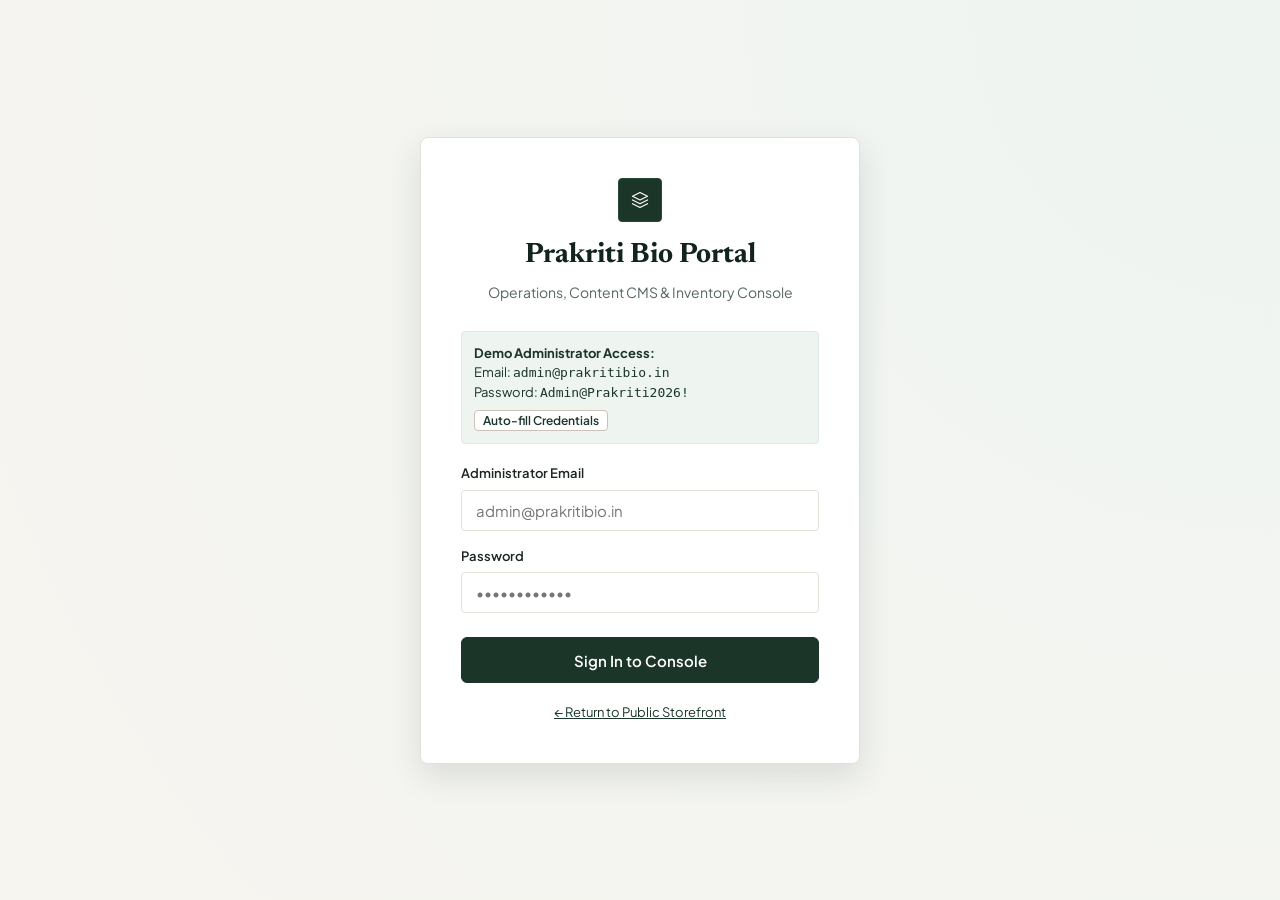
<file: admin.html>
<!DOCTYPE html>
<html lang="en">
<head>
  <meta charset="UTF-8" />
  <meta name="viewport" content="width=device-width, initial-scale=1.0" />
  <title>Prakriti Bio | Admin Console & Content Management System</title>
  <link rel="icon" type="image/svg+xml" href="data:image/svg+xml,<svg xmlns='http://www.w3.org/2000/svg' viewBox='0 0 24 24' fill='%231B3529'><path d='M12 2C6.48 2 2 6.48 2 12s4.48 10 10 10 10-4.48 10-10S17.52 2 12 2zm-1 17.93c-3.95-.49-7-3.85-7-7.93 0-.62.08-1.21.21-1.79L9 15v1c0 1.1.9 2 2 2v1.93zm6.9-2.54c-.26-.81-1-1.39-1.9-1.39h-1v-3c0-.55-.45-1-1-1H8v-2h2c.55 0 1-.45 1-1V7h2c1.1 0 2-.9 2-2v-.41c2.93 1.19 5 4.06 5 7.41 0 2.08-.8 3.97-2.1 5.39z'/></svg>" />

  <!-- Stylesheets -->
  <link rel="stylesheet" href="styles/main.css" />
  <link rel="stylesheet" href="styles/components.css" />
  <link rel="stylesheet" href="styles/admin.css" />
</head>
<body class="admin-body">

  <!-- =========================================================================
       1. ADMIN LOGIN VIEW
       ========================================================================= -->
  <div id="admin-login-view" class="admin-login-wrapper">
    <div class="admin-login-card">
      <div class="admin-login-header">
        <div class="brand-symbol">
          <svg class="icon" viewBox="0 0 24 24"><path d="M12 2L2 7l10 5 10-5-10-5zM2 17l10 5 10-5M2 12l10 5 10-5"></path></svg>
        </div>
        <h1>Prakriti Bio Portal</h1>
        <p>Operations, Content CMS & Inventory Console</p>
      </div>

      <div class="admin-demo-creds">
        <strong>Demo Administrator Access:</strong><br>
        Email: <code>admin@prakritibio.in</code><br>
        Password: <code>Admin@Prakriti2026!</code>
        <div style="margin-top: 8px;">
          <button type="button" class="btn btn-sm btn-secondary" style="font-size: 0.75rem; padding: 2px 8px;" onclick="document.getElementById('login-email').value='admin@prakritibio.in'; document.getElementById('login-password').value='Admin@Prakriti2026!';">Auto-fill Credentials</button>
        </div>
      </div>

      <div id="admin-login-error" class="badge-outofstock" style="display: none; padding: 10px; margin-bottom: 16px; border-radius: 4px; text-align: center;"></div>

      <form onsubmit="AdminApp.handleLogin(event)">
        <div class="form-group">
          <label class="form-label">Administrator Email</label>
          <input type="email" id="login-email" name="email" class="form-input" required placeholder="admin@prakritibio.in" />
        </div>

        <div class="form-group">
          <label class="form-label">Password</label>
          <input type="password" id="login-password" name="password" class="form-input" required placeholder="••••••••••••" />
        </div>

        <button type="submit" class="btn btn-primary" style="width: 100%; height: 46px; margin-top: 8px;">
          Sign In to Console
        </button>
      </form>

      <div style="margin-top: 20px; text-align: center; font-size: 0.8125rem;">
        <a href="/" style="color: var(--color-moss-800); text-decoration: underline;">← Return to Public Storefront</a>
      </div>
    </div>
  </div>

  <!-- =========================================================================
       2. ADMIN MAIN CONSOLE LAYOUT
       ========================================================================= -->
  <div id="admin-portal-view" class="admin-layout" style="display: none;">
    <!-- Sidebar Navigation -->
    <aside class="admin-sidebar">
      <div class="admin-sidebar-brand">
        <div class="brand-symbol" style="width: 28px; height: 28px;">
          <svg class="icon" viewBox="0 0 24 24"><path d="M12 2L2 7l10 5 10-5-10-5zM2 17l10 5 10-5M2 12l10 5 10-5"></path></svg>
        </div>
        <div class="brand-name">
          <span class="brand-title">Prakriti Bio</span>
          <span class="brand-subtitle" style="font-size: 0.625rem;">Operations Hub</span>
        </div>
      </div>

      <nav class="admin-sidebar-menu">
        <a class="admin-nav-item active" data-tab="dashboard" onclick="AdminApp.switchTab('dashboard')">
          <svg class="nav-icon" viewBox="0 0 24 24"><rect x="3" y="3" width="7" height="7"></rect><rect x="14" y="3" width="7" height="7"></rect><rect x="14" y="14" width="7" height="7"></rect><rect x="3" y="14" width="7" height="7"></rect></svg>
          <span>Dashboard</span>
        </a>

        <a class="admin-nav-item" data-tab="cms" onclick="AdminApp.switchTab('cms')">
          <svg class="nav-icon" viewBox="0 0 24 24"><path d="M11 4H4a2 2 0 0 0-2 2v14a2 2 0 0 0 2 2h14a2 2 0 0 0 2-2v-7"></path><path d="M18.5 2.5a2.121 2.121 0 0 1 3 3L12 15l-4 1 1-4 9.5-9.5z"></path></svg>
          <span>Site Content CMS</span>
        </a>

        <a class="admin-nav-item" data-tab="inventory" onclick="AdminApp.switchTab('inventory')">
          <svg class="nav-icon" viewBox="0 0 24 24"><path d="M21 16V8a2 2 0 0 0-1-1.73l-7-4a2 2 0 0 0-2 0l-7 4A2 2 0 0 0 3 8v8a2 2 0 0 0 1 1.73l7 4a2 2 0 0 0 2 0l7-4A2 2 0 0 0 21 16z"></path><polyline points="3.27 6.96 12 12.01 20.73 6.96"></polyline><line x1="12" y1="22.08" x2="12" y2="12"></line></svg>
          <span>Inventory & Stock</span>
        </a>

        <a class="admin-nav-item" data-tab="products" onclick="AdminApp.switchTab('products')">
          <svg class="nav-icon" viewBox="0 0 24 24"><polygon points="12 2 2 7 12 12 22 7 12 2"></polygon><polyline points="2 17 12 22 22 17"></polyline><polyline points="2 12 12 17 22 12"></polyline></svg>
          <span>Product Catalogue</span>
        </a>

        <a class="admin-nav-item" data-tab="journal" onclick="AdminApp.switchTab('journal')">
          <svg class="nav-icon" viewBox="0 0 24 24"><path d="M4 19.5A2.5 2.5 0 0 1 6.5 17H20"></path><path d="M6.5 2H20v20H6.5A2.5 2.5 0 0 1 4 19.5v-15A2.5 2.5 0 0 1 6.5 2z"></path></svg>
          <span>Science & Articles</span>
        </a>

        <a class="admin-nav-item" data-tab="likes" onclick="AdminApp.switchTab('likes')">
          <svg class="nav-icon" viewBox="0 0 24 24"><path d="M20.84 4.61a5.5 5.5 0 0 0-7.78 0L12 5.67l-1.06-1.06a5.5 5.5 0 0 0-7.78 7.78l1.06 1.06L12 21.23l7.78-7.78 1.06-1.06a5.5 5.5 0 0 0 0-7.78z"></path></svg>
          <span>Likes & Community</span>
        </a>

        <a class="admin-nav-item" data-tab="admins" onclick="AdminApp.switchTab('admins')">
          <svg class="nav-icon" viewBox="0 0 24 24"><path d="M17 21v-2a4 4 0 0 0-4-4H5a4 4 0 0 0-4 4v2"></path><circle cx="9" cy="7" r="4"></circle><path d="M23 21v-2a4 4 0 0 0-3-3.87"></path><path d="M16 3.13a4 4 0 0 1 0 7.75"></path></svg>
          <span>Team & RBAC</span>
        </a>

        <a class="admin-nav-item" data-tab="audit" onclick="AdminApp.switchTab('audit')">
          <svg class="nav-icon" viewBox="0 0 24 24"><path d="M14 2H6a2 2 0 0 0-2 2v16a2 2 0 0 0 2 2h12a2 2 0 0 0 2-2V8z"></path><polyline points="14 2 14 8 20 8"></polyline><line x1="16" y1="13" x2="8" y2="13"></line><line x1="16" y1="17" x2="8" y2="17"></line><polyline points="10 9 9 9 8 9"></polyline></svg>
          <span>Audit Logs</span>
        </a>

        <a class="admin-nav-item" data-tab="hosting" onclick="AdminApp.switchTab('hosting')">
          <svg class="nav-icon" viewBox="0 0 24 24"><rect x="2" y="2" width="20" height="8" rx="2" ry="2"></rect><rect x="2" y="14" width="20" height="8" rx="2" ry="2"></rect><line x1="6" y1="6" x2="6.01" y2="6"></line><line x1="6" y1="18" x2="6.01" y2="18"></line></svg>
          <span>Hosting & Server</span>
        </a>
      </nav>

      <div class="admin-sidebar-footer">
        <div style="display: flex; align-items: center; gap: 6px;">
          <span style="display: inline-block; width: 8px; height: 8px; border-radius: 50%; background: #4CAF50;"></span>
          <span>Node.js SQLite Active</span>
        </div>
        <div>DB: <code>data/prakriti.db</code></div>
      </div>
    </aside>

    <!-- Main Content -->
    <main class="admin-main">
      <!-- Topbar -->
      <header class="admin-topbar">
        <div class="admin-topbar-left">
          <h1 id="admin-topbar-title" class="admin-page-title">Operations & Performance Dashboard</h1>
        </div>

        <div class="admin-topbar-right">
          <a href="/" target="_blank" class="btn btn-secondary btn-sm" title="Open live customer website">
            View Public Store ↗
          </a>

          <div class="admin-user-badge">
            <div id="admin-user-avatar" class="admin-user-avatar">A</div>
            <div>
              <div id="admin-user-name" style="font-size: 0.8125rem; font-weight: 700; color: var(--color-moss-900);">Admin</div>
              <div id="admin-user-role" style="font-size: 0.6875rem; color: var(--color-text-subtle);">Super Admin</div>
            </div>
          </div>

          <button class="btn btn-secondary btn-sm" onclick="AdminApp.handleLogout()" title="Log out of admin session">
            Logout
          </button>
        </div>
      </header>

      <!-- View Panes -->
      <div class="admin-content-view">
        
        <!-- PANE 1: DASHBOARD -->
        <div id="pane-dashboard" class="admin-tab-pane">
          <!-- KPI Stats -->
          <div class="admin-stat-grid-4">
            <div class="admin-card">
              <span style="font-size: 0.75rem; font-weight: 600; color: var(--color-text-muted); text-transform: uppercase;">Catalogue</span>
              <div id="stat-total-products" style="font-size: 1.75rem; font-weight: 700; color: var(--color-moss-900); margin: 4px 0;">0</div>
              <span id="stat-active-products" style="font-size: 0.75rem; color: var(--color-moss-700);">Published products</span>
            </div>

            <div class="admin-card">
              <span style="font-size: 0.75rem; font-weight: 600; color: var(--color-text-muted); text-transform: uppercase;">Warehouse Units</span>
              <div id="stat-total-units" style="font-size: 1.75rem; font-weight: 700; color: var(--color-moss-900); margin: 4px 0;">0</div>
              <span id="stat-inventory-val" style="font-size: 0.75rem; color: var(--color-success); font-weight: 600;">₹0 Valuation</span>
            </div>

            <div class="admin-card">
              <span style="font-size: 0.75rem; font-weight: 600; color: var(--color-text-muted); text-transform: uppercase;">Low Stock Watch</span>
              <div id="stat-low-stock" style="font-size: 1.75rem; font-weight: 700; color: var(--color-warning); margin: 4px 0;">0</div>
              <span style="font-size: 0.75rem; color: var(--color-danger);"><span id="stat-out-of-stock">0</span> completely out of stock</span>
            </div>

            <div class="admin-card">
              <span style="font-size: 0.75rem; font-weight: 600; color: var(--color-text-muted); text-transform: uppercase;">Total Visitor Likes</span>
              <div id="stat-total-likes" style="font-size: 1.75rem; font-weight: 700; color: #E53E3E; margin: 4px 0;">0</div>
              <span style="font-size: 0.75rem; color: var(--color-text-muted);">From AP & Telangana visitors</span>
            </div>
          </div>

          <!-- Secondary Grid -->
          <div style="display: grid; grid-template-columns: 1fr 1fr; gap: 24px;">
            <!-- Top Liked Products Leaderboard -->
            <div class="admin-card">
              <div class="admin-card-header">
                <div>
                  <h3>❤️ Most Liked Products Leaderboard</h3>
                  <p style="font-size: 0.8125rem; color: var(--color-text-muted);">Real-time customer favorites across Andhra Pradesh & Telangana</p>
                </div>
              </div>
              <div id="dashboard-likes-leaderboard">
                <!-- Rendered dynamically -->
              </div>
            </div>

            <!-- Recent Activity Stream -->
            <div class="admin-card">
              <div class="admin-card-header">
                <div>
                  <h3>📜 Recent Administrator Activity</h3>
                  <p style="font-size: 0.8125rem; color: var(--color-text-muted);">Audit trail of catalog, CMS, and stock adjustments</p>
                </div>
                <button class="btn btn-sm btn-secondary" onclick="AdminApp.switchTab('audit')">View All</button>
              </div>
              <div id="dashboard-recent-activity">
                <!-- Rendered dynamically -->
              </div>
            </div>
          </div>
        </div>

        <!-- PANE 2: SITE CONTENT CMS -->
        <div id="pane-cms" class="admin-tab-pane" style="display: none;">
          <div class="admin-subtabs">
            <button class="admin-subtab cms-section-btn active" data-section="announcement_banner" onclick="AdminApp.switchCmsSection('announcement_banner')">📣 Announcement Bar</button>
            <button class="admin-subtab cms-section-btn" data-section="homepage_hero" onclick="AdminApp.switchCmsSection('homepage_hero')">🌟 Homepage Hero</button>
            <button class="admin-subtab cms-section-btn" data-section="homepage_pillars" onclick="AdminApp.switchCmsSection('homepage_pillars')">🏛️ Difference Pillars</button>
            <button class="admin-subtab cms-section-btn" data-section="about_story" onclick="AdminApp.switchCmsSection('about_story')">📖 Our Story (About)</button>
            <button class="admin-subtab cms-section-btn" data-section="about_process" onclick="AdminApp.switchCmsSection('about_process')">🔬 90-Day Process Page</button>
            <button class="admin-subtab cms-section-btn" data-section="footer_content" onclick="AdminApp.switchCmsSection('footer_content')">🦶 Site Footer</button>
          </div>

          <div id="cms-editor-container">
            <!-- Rendered dynamically by AdminApp.renderCmsSection() -->
          </div>
        </div>

        <!-- PANE 3: INVENTORY & STOCK -->
        <div id="pane-inventory" class="admin-tab-pane" style="display: none;">
          <!-- Summary Cards -->
          <div class="admin-stat-grid-5">
            <div class="admin-card">
              <span style="font-size: 0.75rem; font-weight: 600; color: var(--color-text-muted); text-transform: uppercase;">Total Units in Stock</span>
              <div id="inv-total-units" style="font-size: 1.6rem; font-weight: 700; color: var(--color-moss-900); margin: 4px 0;">0</div>
              <span style="font-size: 0.75rem; color: var(--color-moss-700);">Across 6 product lines</span>
            </div>

            <div class="admin-card">
              <span style="font-size: 0.75rem; font-weight: 600; color: var(--color-text-muted); text-transform: uppercase;">Inventory Valuation</span>
              <div id="inv-total-valuation" style="font-size: 1.6rem; font-weight: 700; color: var(--color-success); margin: 4px 0;">₹0</div>
              <span style="font-size: 0.75rem; color: var(--color-text-subtle);">Based on base retail pricing</span>
            </div>

            <div class="admin-card">
              <span style="font-size: 0.75rem; font-weight: 600; color: var(--color-text-muted); text-transform: uppercase;">Healthy Stock</span>
              <div id="inv-healthy-count" style="font-size: 1.6rem; font-weight: 700; color: var(--color-success); margin: 4px 0;">0</div>
              <span style="font-size: 0.75rem; color: var(--color-success);">Above alert threshold</span>
            </div>

            <div class="admin-card">
              <span style="font-size: 0.75rem; font-weight: 600; color: var(--color-text-muted); text-transform: uppercase;">Low Stock Alert</span>
              <div id="inv-low-count" style="font-size: 1.6rem; font-weight: 700; color: var(--color-warning); margin: 4px 0;">0</div>
              <span style="font-size: 0.75rem; color: var(--color-warning);">Near threshold</span>
            </div>

            <div class="admin-card">
              <span style="font-size: 0.75rem; font-weight: 600; color: var(--color-text-muted); text-transform: uppercase;">Out of Stock</span>
              <div id="inv-out-count" style="font-size: 1.6rem; font-weight: 700; color: var(--color-danger); margin: 4px 0;">0</div>
              <span style="font-size: 0.75rem; color: var(--color-danger);">Zero units remaining</span>
            </div>
          </div>

          <!-- Stock Level Chart -->
          <div class="chart-container">
            <div style="display: flex; justify-content: space-between; align-items: center; margin-bottom: 16px;">
              <div>
                <h3 style="font-family: var(--font-serif); font-size: 1.15rem; color: var(--color-moss-900); margin: 0;">Warehouse Stock Levels vs Alert Line</h3>
                <p style="font-size: 0.8125rem; color: var(--color-text-muted); margin-top: 2px;">Visual inventory distribution. Dashed line denotes low-stock warning threshold.</p>
              </div>
              <div style="display: flex; gap: 8px;">
                <a href="/api/admin/inventory/export" class="btn btn-secondary btn-sm" download>
                  Export Status (CSV)
                </a>
                <a href="/api/admin/inventory/logs/export" class="btn btn-secondary btn-sm" download>
                  Export Movement Log (CSV)
                </a>
              </div>
            </div>
            <div id="inventory-chart-canvas"></div>
          </div>

          <!-- Inventory Products Table -->
          <div class="admin-card" style="margin-bottom: 24px;">
            <div class="admin-card-header">
              <div style="display: flex; gap: 12px; align-items: center;">
                <h3 style="margin: 0;">Product Stock Quantities</h3>
                <div class="admin-subtabs" style="margin-bottom: 0; border: none;">
                  <button class="admin-subtab inv-filter-btn active" data-filter="all" onclick="AdminApp.setInventoryFilter('all')">All Products</button>
                  <button class="admin-subtab inv-filter-btn" data-filter="low" onclick="AdminApp.setInventoryFilter('low')">Low Stock Watch</button>
                  <button class="admin-subtab inv-filter-btn" data-filter="out" onclick="AdminApp.setInventoryFilter('out')">Out of Stock</button>
                </div>
              </div>
            </div>

            <div class="admin-table-container">
              <table class="admin-data-table">
                <thead>
                  <tr>
                    <th>Product</th>
                    <th>Current Units</th>
                    <th>Stock Health</th>
                    <th>Base Price</th>
                    <th>Valuation</th>
                    <th>Alert Threshold</th>
                    <th>Actions</th>
                  </tr>
                </thead>
                <tbody id="inventory-table-body">
                  <!-- Rendered dynamically -->
                </tbody>
              </table>
            </div>
          </div>

          <!-- Inventory Movement Logs -->
          <div class="admin-card">
            <div class="admin-card-header">
              <div>
                <h3>Stock Movement History Audit</h3>
                <p style="font-size: 0.8125rem; color: var(--color-text-muted);">Historical log of all stock additions, removals, sample write-offs, and batch maturation.</p>
              </div>
            </div>

            <div class="admin-table-container">
              <table class="admin-data-table">
                <thead>
                  <tr>
                    <th>Timestamp</th>
                    <th>Product</th>
                    <th>Change Units</th>
                    <th>Previous → New</th>
                    <th>Reason / Activity</th>
                    <th>Admin User</th>
                  </tr>
                </thead>
                <tbody id="inventory-logs-table-body">
                  <!-- Rendered dynamically -->
                </tbody>
              </table>
            </div>
          </div>
        </div>

        <!-- PANE 4: PRODUCT CATALOGUE -->
        <div id="pane-products" class="admin-tab-pane" style="display: none;">
          <div class="admin-card">
            <div class="admin-card-header">
              <div>
                <h3>Product Catalogue Management</h3>
                <p style="font-size: 0.8125rem; color: var(--color-text-muted);">Add, edit specifications, prices, ingredients, and publish/draft state.</p>
              </div>
              <button class="btn btn-primary btn-sm" onclick="AdminApp.openAddProductModal()">+ Add New Product</button>
            </div>

            <div class="admin-table-container">
              <table class="admin-data-table">
                <thead>
                  <tr>
                    <th>Product</th>
                    <th>Base Price</th>
                    <th>Stock Units</th>
                    <th>Visitor Likes</th>
                    <th>Status</th>
                    <th>Actions</th>
                  </tr>
                </thead>
                <tbody id="admin-products-catalog-tbody">
                  <!-- Rendered dynamically -->
                </tbody>
              </table>
            </div>
          </div>
        </div>

        <!-- PANE 5: JOURNAL CMS -->
        <div id="pane-journal" class="admin-tab-pane" style="display: none;">
          <div class="admin-card">
            <div class="admin-card-header">
              <div>
                <h3>Science, Fermentation & Journal Articles</h3>
                <p style="font-size: 0.8125rem; color: var(--color-text-muted);">Manage educational guides, bioenzyme chemistry, and municipal waste reduction articles.</p>
              </div>
              <button class="btn btn-primary btn-sm" onclick="AdminApp.openAddArticleModal()">+ Publish Article</button>
            </div>

            <div class="admin-table-container">
              <table class="admin-data-table">
                <thead>
                  <tr>
                    <th>Article Title</th>
                    <th>Author</th>
                    <th>Tag</th>
                    <th>Read Time</th>
                    <th>Status</th>
                    <th>Actions</th>
                  </tr>
                </thead>
                <tbody id="admin-journal-tbody">
                  <!-- Rendered dynamically -->
                </tbody>
              </table>
            </div>
          </div>
        </div>

        <!-- PANE 6: LIKES & COMMUNITY -->
        <div id="pane-likes" class="admin-tab-pane" style="display: none;">
          <div style="display: grid; grid-template-columns: 1fr 1fr; gap: 24px; margin-bottom: 24px;">
            <div class="admin-card">
              <div class="admin-card-header">
                <div>
                  <h3>❤️ Product Likes Leaderboard</h3>
                  <p style="font-size: 0.8125rem; color: var(--color-text-muted);">Aggregated visitor likes stored in SQLite without duplicate votes.</p>
                </div>
              </div>
              <div id="likes-full-leaderboard">
                <!-- Rendered dynamically -->
              </div>
            </div>

            <div class="admin-card">
              <div class="admin-card-header">
                <div>
                  <h3>Customer & Institutional Leads</h3>
                  <p style="font-size: 0.8125rem; color: var(--color-text-muted);">Direct messages and B2B bulk quote requests.</p>
                </div>
              </div>
              <p style="font-size: 0.875rem; color: var(--color-text-muted); line-height: 1.6;">
                Review incoming institutional mopping requests from apartment complexes, hotels, and schools across Hyderabad, Secunderabad, and Vijayawada. Update contact status directly from the table below.
              </p>
            </div>
          </div>

          <div class="admin-card">
            <div class="admin-card-header">
              <h3>Customer Enquiries & B2B Bulk Quotes</h3>
            </div>
            <div class="admin-table-container">
              <table class="admin-data-table">
                <thead>
                  <tr>
                    <th>Date</th>
                    <th>Contact Info</th>
                    <th>Type</th>
                    <th>Message Snippet</th>
                    <th>Current Status</th>
                    <th>Action</th>
                  </tr>
                </thead>
                <tbody id="admin-enquiries-tbody">
                  <!-- Rendered dynamically -->
                </tbody>
              </table>
            </div>
          </div>
        </div>

        <!-- PANE 7: TEAM & RBAC -->
        <div id="pane-admins" class="admin-tab-pane" style="display: none;">
          <div class="admin-card">
            <div class="admin-card-header">
              <div>
                <h3>Team & Role-Based Access Control (RBAC)</h3>
                <p style="font-size: 0.8125rem; color: var(--color-text-muted);">Super admin console for managing administrator accounts and granular permissions.</p>
              </div>
              <button class="btn btn-primary btn-sm" onclick="AdminApp.openAddAdminModal()">+ Add Team Member</button>
            </div>

            <div class="admin-table-container">
              <table class="admin-data-table">
                <thead>
                  <tr>
                    <th>Administrator</th>
                    <th>Role</th>
                    <th>Granular Permissions</th>
                    <th>Status</th>
                    <th>Last Login</th>
                    <th>Action</th>
                  </tr>
                </thead>
                <tbody id="admin-team-tbody">
                  <!-- Rendered dynamically -->
                </tbody>
              </table>
            </div>
          </div>
        </div>

        <!-- PANE 8: AUDIT LOGS -->
        <div id="pane-audit" class="admin-tab-pane" style="display: none;">
          <div class="admin-card">
            <div class="admin-card-header">
              <div>
                <h3>Security & Operational Audit Stream</h3>
                <p style="font-size: 0.8125rem; color: var(--color-text-muted);">Complete immutable log of administrator logins, catalog changes, content updates, and inventory adjustments.</p>
              </div>
            </div>

            <div class="admin-table-container">
              <table class="admin-data-table">
                <thead>
                  <tr>
                    <th>Timestamp</th>
                    <th>Admin Name</th>
                    <th>Action Type</th>
                    <th>Target</th>
                    <th>Details Summary</th>
                    <th>Result</th>
                  </tr>
                </thead>
                <tbody id="admin-audit-tbody">
                  <!-- Rendered dynamically -->
                </tbody>
              </table>
            </div>
          </div>
        </div>

        <!-- PANE 9: HOSTING & ARCHITECTURE -->
        <div id="pane-hosting" class="admin-tab-pane" style="display: none;">
          <div class="admin-card" style="margin-bottom: 24px;">
            <div class="admin-card-header">
              <div>
                <h3>Hosting Architecture & Production Deployment</h3>
                <p style="font-size: 0.8125rem; color: var(--color-text-muted);">Why GitHub Pages cannot run a backend & how to host this full-stack application</p>
              </div>
            </div>

            <div style="background: var(--color-warning-bg); border: 1px solid #FFE082; padding: 18px; border-radius: var(--radius-xs); margin-bottom: 20px;">
              <h4 style="color: var(--color-warning); margin-bottom: 6px;">Why GitHub Pages Cannot Run This Application's Backend</h4>
              <p style="font-size: 0.875rem; color: #5D4037; line-height: 1.6; margin: 0;">
                <strong>GitHub Pages is an exclusively static web host.</strong> It serves pre-compiled HTML, CSS, client JavaScript, and images. It does <em>not</em> run Node.js processes, execute <code>server.js</code>, or support server-side SQLite databases. Any changes made in this Admin CMS or Inventory would be lost or impossible without an active Node.js server to handle API routes and persist data to <code>data/prakriti.db</code>.
              </p>
            </div>

            <h4 style="font-family: var(--font-serif); font-size: 1.25rem; color: var(--color-moss-900); margin: 20px 0 10px;">Recommended Production Hosting Options</h4>

            <div style="display: grid; grid-template-columns: repeat(3, 1fr); gap: 16px;">
              <div class="admin-card" style="background: var(--color-sand-50);">
                <span class="badge badge-terracotta" style="margin-bottom: 8px;">Option 1 (Easiest)</span>
                <h4>Render.com Web Service</h4>
                <p style="font-size: 0.8125rem; color: var(--color-text-muted); line-height: 1.5; margin: 8px 0 12px;">
                  1-Click zero-config deployment. Connect your GitHub repository, choose <strong>Node</strong> runtime, set Start Command to <code>node server.js</code>, and attach a persistent disk for <code>data/</code>.
                </p>
                <div style="font-size: 0.75rem; background: #fff; padding: 8px; border-radius: 4px; border: 1px solid var(--color-border); font-family: monospace;">
                  Build: npm install<br>
                  Start: node server.js
                </div>
              </div>

              <div class="admin-card" style="background: var(--color-sand-50);">
                <span class="badge badge-stock" style="margin-bottom: 8px;">Option 2 (Modern Cloud)</span>
                <h4>Railway.app / Fly.io</h4>
                <p style="font-size: 0.8125rem; color: var(--color-text-muted); line-height: 1.5; margin: 8px 0 12px;">
                  Instant containerized deployment from Git. Automatically detects Node 24 and provisions high-speed storage for SQLite WAL mode.
                </p>
                <div style="font-size: 0.75rem; background: #fff; padding: 8px; border-radius: 4px; border: 1px solid var(--color-border); font-family: monospace;">
                  PORT: 3000<br>
                  Persistent Volume: /data
                </div>
              </div>

              <div class="admin-card" style="background: var(--color-sand-50);">
                <span class="badge badge-terracotta" style="margin-bottom: 8px;">Option 3 (High Performance)</span>
                <h4>Ubuntu VPS (DigitalOcean / Hetzner)</h4>
                <p style="font-size: 0.8125rem; color: var(--color-text-muted); line-height: 1.5; margin: 8px 0 12px;">
                  Run via PM2 process manager behind an NGINX reverse proxy with free Let's Encrypt SSL. Unlimited requests, zero cost limits.
                </p>
                <div style="font-size: 0.75rem; background: #fff; padding: 8px; border-radius: 4px; border: 1px solid var(--color-border); font-family: monospace;">
                  pm2 start server.js --name "prakriti"<br>
                  pm2 save
                </div>
              </div>
            </div>
          </div>
        </div>

      </div>
    </main>
  </div>

  <!-- =========================================================================
       3. MODALS (STOCK ADJUST, THRESHOLD, PRODUCT EDIT, ARTICLE EDIT, TEAM)
       ========================================================================= -->

  <!-- Stock Adjust Modal -->
  <div id="stock-adjust-modal" class="modal-overlay" role="dialog">
    <div class="modal-content-card" style="max-width: 520px; padding: 32px;">
      <button class="modal-close-btn" onclick="AdminApp.closeStockAdjustModal()">✕</button>
      <h2 style="font-family: var(--font-serif); font-size: 1.5rem; color: var(--color-moss-900); margin-bottom: 6px;">Adjust Product Inventory</h2>
      <p id="modal-stock-prod-title" style="font-size: 0.875rem; color: var(--color-text-muted); margin-bottom: 20px;"></p>

      <form onsubmit="AdminApp.handleStockAdjustSubmit(event)">
        <input type="hidden" id="modal-stock-prod-id" />

        <div class="form-group">
          <label class="form-label">Adjustment Action</label>
          <select id="modal-stock-action" class="form-select">
            <option value="add">+ Add Stock (Restock / Ferment Batch)</option>
            <option value="remove">− Remove Stock (Sample / Waste / Dispatched)</option>
            <option value="set">Set Exact Count (Physical Inventory Audit)</option>
          </select>
        </div>

        <div class="form-group">
          <label class="form-label">Quantity (Units)</label>
          <input type="number" id="modal-stock-amount" class="form-input" min="0" required placeholder="e.g. 50" />
        </div>

        <div class="form-group">
          <label class="form-label">Reason / Event</label>
          <input type="text" id="modal-stock-reason" class="form-input" required placeholder="e.g. Fresh Batch #42 Maturation Completed" />
        </div>

        <div class="form-group">
          <label class="form-label">Internal Staff Notes (Optional)</label>
          <input type="text" id="modal-stock-notes" class="form-input" placeholder="e.g. 50L carboy bottled into 500ml bottles" />
        </div>

        <div style="display: flex; gap: 10px; margin-top: 24px;">
          <button type="button" class="btn btn-secondary" onclick="AdminApp.closeStockAdjustModal()" style="flex: 1;">Cancel</button>
          <button type="submit" class="btn btn-primary" style="flex: 1;">Confirm Adjustment</button>
        </div>
      </form>
    </div>
  </div>

  <!-- Threshold Modal -->
  <div id="threshold-modal" class="modal-overlay" role="dialog">
    <div class="modal-content-card" style="max-width: 440px; padding: 28px;">
      <button class="modal-close-btn" onclick="AdminApp.closeThresholdModal()">✕</button>
      <h3 style="font-family: var(--font-serif); font-size: 1.35rem; color: var(--color-moss-900); margin-bottom: 6px;">Set Low Stock Warning Alert</h3>
      <p style="font-size: 0.8125rem; color: var(--color-text-muted); margin-bottom: 16px;">Trigger an alert banner when stock falls to or below this threshold.</p>

      <form onsubmit="AdminApp.handleThresholdSubmit(event)">
        <input type="hidden" id="modal-threshold-prod-id" />
        <div class="form-group">
          <label class="form-label">Alert Threshold (Units)</label>
          <input type="number" id="modal-threshold-val" class="form-input" min="1" max="1000" required />
        </div>
        <div style="display: flex; gap: 10px; margin-top: 20px;">
          <button type="button" class="btn btn-secondary" onclick="AdminApp.closeThresholdModal()" style="flex: 1;">Cancel</button>
          <button type="submit" class="btn btn-primary" style="flex: 1;">Save Threshold</button>
        </div>
      </form>
    </div>
  </div>

  <!-- Product Edit Modal -->
  <div id="product-edit-modal" class="modal-overlay" role="dialog">
    <div class="modal-content-card" style="max-width: 680px; padding: 32px; max-height: 90vh; overflow-y: auto;">
      <button class="modal-close-btn" onclick="AdminApp.closeProductEditModal()">✕</button>
      <h2 id="modal-prod-edit-title" style="font-family: var(--font-serif); font-size: 1.5rem; color: var(--color-moss-900); margin-bottom: 16px;"></h2>

      <form onsubmit="AdminApp.handleProductFormSubmit(event)">
        <input type="hidden" id="prod-form-id" />

        <div class="form-group">
          <label class="form-label">Product Name *</label>
          <input type="text" id="prod-form-name" class="form-input" required placeholder="e.g. Citrus Bioenzyme Cleaner Concentrate" />
        </div>

        <div style="display: grid; grid-template-columns: 1fr 1fr; gap: 16px;">
          <div class="form-group">
            <label class="form-label">Category Code *</label>
            <select id="prod-form-category" class="form-select">
              <option value="concentrate">concentrate</option>
              <option value="kitchen">kitchen</option>
              <option value="floor">floor</option>
              <option value="laundry">laundry</option>
              <option value="shampoo">shampoo</option>
              <option value="bundle">bundle</option>
            </select>
          </div>
          <div class="form-group">
            <label class="form-label">Category Display Label *</label>
            <input type="text" id="prod-form-catlabel" class="form-input" required placeholder="e.g. Bioenzyme Concentrate" />
          </div>
        </div>

        <div style="display: grid; grid-template-columns: 1fr 1fr; gap: 16px;">
          <div class="form-group">
            <label class="form-label">Base Retail Price (₹) *</label>
            <input type="number" id="prod-form-price" class="form-input" required min="1" placeholder="249" />
          </div>
          <div class="form-group">
            <label class="form-label">Base Package Size *</label>
            <input type="text" id="prod-form-size" class="form-input" required placeholder="e.g. 500 ml" />
          </div>
        </div>

        <div style="display: grid; grid-template-columns: 1fr 1fr 1fr; gap: 16px;">
          <div class="form-group">
            <label class="form-label">Initial / Current Stock *</label>
            <input type="number" id="prod-form-stock" class="form-input" required min="0" placeholder="50" />
          </div>
          <div class="form-group">
            <label class="form-label">Low Stock Threshold</label>
            <input type="number" id="prod-form-threshold" class="form-input" required min="1" value="20" />
          </div>
          <div class="form-group">
            <label class="form-label">Badge Tag (Optional)</label>
            <input type="text" id="prod-form-badge" class="form-input" placeholder="e.g. Bestseller" />
          </div>
        </div>

        <div class="form-group">
          <label class="form-label">Image Asset Path *</label>
          <input type="text" id="prod-form-image" class="form-input" required placeholder="assets/images/bioenzyme.jpg" />
        </div>

        <div class="form-group">
          <label class="form-label">Short Description *</label>
          <textarea id="prod-form-desc" class="form-input" rows="3" required placeholder="Concise overview of formulation..."></textarea>
        </div>

        <div class="form-group">
          <label class="form-label">Publication Status</label>
          <select id="prod-form-status" class="form-select">
            <option value="published">published (Live in Store)</option>
            <option value="draft">draft (Hidden from Public)</option>
            <option value="archived">archived</option>
          </select>
        </div>

        <div style="display: flex; gap: 10px; margin-top: 24px;">
          <button type="button" class="btn btn-secondary" onclick="AdminApp.closeProductEditModal()" style="flex: 1;">Cancel</button>
          <button type="submit" class="btn btn-primary" style="flex: 1;">Save Product</button>
        </div>
      </form>
    </div>
  </div>

  <!-- Article Edit Modal -->
  <div id="article-edit-modal" class="modal-overlay" role="dialog">
    <div class="modal-content-card" style="max-width: 720px; padding: 32px; max-height: 90vh; overflow-y: auto;">
      <button class="modal-close-btn" onclick="AdminApp.closeArticleEditModal()">✕</button>
      <h2 style="font-family: var(--font-serif); font-size: 1.5rem; color: var(--color-moss-900); margin-bottom: 16px;">Science & Journal Article Editor</h2>

      <form onsubmit="AdminApp.handleArticleFormSubmit(event)">
        <input type="hidden" id="art-form-id" />

        <div class="form-group">
          <label class="form-label">Article Title *</label>
          <input type="text" id="art-form-title" class="form-input" required />
        </div>

        <div style="display: grid; grid-template-columns: 1fr 1fr; gap: 16px;">
          <div class="form-group">
            <label class="form-label">URL Slug</label>
            <input type="text" id="art-form-slug" class="form-input" placeholder="auto-generated-from-title" />
          </div>
          <div class="form-group">
            <label class="form-label">Author Name</label>
            <input type="text" id="art-form-author" class="form-input" required />
          </div>
        </div>

        <div style="display: grid; grid-template-columns: 1fr 1fr; gap: 16px;">
          <div class="form-group">
            <label class="form-label">Category / Tag</label>
            <input type="text" id="art-form-tag" class="form-input" value="Bioenzyme Science" required />
          </div>
          <div class="form-group">
            <label class="form-label">Reading Time</label>
            <input type="text" id="art-form-readtime" class="form-input" value="4 min read" required />
          </div>
        </div>

        <div class="form-group">
          <label class="form-label">Excerpt / Summary *</label>
          <textarea id="art-form-excerpt" class="form-input" rows="2" required></textarea>
        </div>

        <div class="form-group">
          <label class="form-label">Full Article Markdown / HTML Content *</label>
          <textarea id="art-form-content" class="form-input" rows="8" required></textarea>
        </div>

        <div class="form-group">
          <label class="form-label">Publication Status</label>
          <select id="art-form-status" class="form-select">
            <option value="published">published (Live on Website)</option>
            <option value="draft">draft</option>
          </select>
        </div>

        <div style="display: flex; gap: 10px; margin-top: 24px;">
          <button type="button" class="btn btn-secondary" onclick="AdminApp.closeArticleEditModal()" style="flex: 1;">Cancel</button>
          <button type="submit" class="btn btn-primary" style="flex: 1;">Publish Article</button>
        </div>
      </form>
    </div>
  </div>

  <!-- Add Admin User Modal -->
  <div id="admin-user-modal" class="modal-overlay" role="dialog">
    <div class="modal-content-card" style="max-width: 500px; padding: 32px;">
      <button class="modal-close-btn" onclick="AdminApp.closeAddAdminModal()">✕</button>
      <h2 style="font-family: var(--font-serif); font-size: 1.5rem; color: var(--color-moss-900); margin-bottom: 6px;">Add Team Member</h2>
      <p style="font-size: 0.8125rem; color: var(--color-text-muted); margin-bottom: 20px;">Role-based access control for operations staff.</p>

      <form onsubmit="AdminApp.handleAdminUserSubmit(event)">
        <div class="form-group">
          <label class="form-label">Full Name *</label>
          <input type="text" id="user-form-name" class="form-input" required />
        </div>

        <div class="form-group">
          <label class="form-label">Email Address *</label>
          <input type="email" id="user-form-email" class="form-input" required />
        </div>

        <div class="form-group">
          <label class="form-label">Initial Password * (min 8 chars)</label>
          <input type="password" id="user-form-password" class="form-input" minlength="8" required />
        </div>

        <div class="form-group">
          <label class="form-label">Role</label>
          <select id="user-form-role" class="form-select">
            <option value="admin">Operations Admin</option>
            <option value="staff">Fulfillment Staff</option>
            <option value="super_admin">Super Administrator</option>
          </select>
        </div>

        <div class="form-group">
          <label class="form-label">Granular Permissions</label>
          <div style="display: grid; grid-template-columns: 1fr 1fr; gap: 8px; font-size: 0.8125rem; margin-top: 6px;">
            <label><input type="checkbox" class="admin-perm-checkbox" value="inventory" checked /> Inventory & Stock</label>
            <label><input type="checkbox" class="admin-perm-checkbox" value="cms_content" checked /> Content CMS</label>
            <label><input type="checkbox" class="admin-perm-checkbox" value="products" checked /> Products Catalogue</label>
            <label><input type="checkbox" class="admin-perm-checkbox" value="journal" checked /> Journal CMS</label>
            <label><input type="checkbox" class="admin-perm-checkbox" value="enquiries" checked /> Leads / Enquiries</label>
            <label><input type="checkbox" class="admin-perm-checkbox" value="reports" checked /> CSV Reports</label>
            <label><input type="checkbox" class="admin-perm-checkbox" value="audit_log" checked /> Audit Logs</label>
          </div>
        </div>

        <div style="display: flex; gap: 10px; margin-top: 24px;">
          <button type="button" class="btn btn-secondary" onclick="AdminApp.closeAddAdminModal()" style="flex: 1;">Cancel</button>
          <button type="submit" class="btn btn-primary" style="flex: 1;">Create Account</button>
        </div>
      </form>
    </div>
  </div>

  <!-- Toast Notification Container -->
  <div id="admin-toast-container" style="position: fixed; bottom: 24px; right: 24px; z-index: 9999;"></div>

  <!-- Scripts -->
  <script src="scripts/data.js"></script>
  <script src="scripts/store.js"></script>
  <script src="scripts/admin.js"></script>
</body>
</html>
</file>
<file: styles/main.css>
/* ==========================================================================
   Prakriti Bio - Core Design System & Foundations
   Aesthetics: Modern + Natural | Authentic Bioenzymes & Clean Chemistry
   Strictly NO purple gradients, NO pill buttons, NO tacky emoji icons.
   ========================================================================== */

@import url('https://fonts.googleapis.com/css2?family=Newsreader:ital,opsz,wght@0,6..72,400;0,6..72,500;0,6..72,600;1,6..72,400&family=Plus+Jakarta+Sans:wght@400;500;600;700&display=swap');

:root {
  /* Color Palette - Curated Natural & Editorial Tones */
  --color-moss-900: #13241C;
  --color-moss-800: #1B3529;
  --color-moss-700: #264A3A;
  --color-moss-600: #386450;
  --color-moss-500: #4B7E67;

  --color-terracotta-700: #9E4F1B;
  --color-terracotta-600: #C26322;
  --color-terracotta-500: #DC7630;
  --color-terracotta-100: #FAEDE4;

  --color-sage-100: #EEF4F0;
  --color-sage-200: #DEEAE2;
  --color-sage-300: #BDD4C6;
  --color-sage-500: #5C8873;

  --color-sand-50: #FCFBF9;
  --color-sand-100: #F7F5F0;
  --color-sand-200: #EFECE4;
  --color-sand-300: #E2DDD3;

  --color-surface-white: #FFFFFF;
  --color-text-main: #1C2621;
  --color-text-muted: #56675E;
  --color-text-subtle: #7E9086;
  --color-border: #E5E1D8;
  --color-border-dark: #C9C3B6;

  --color-success: #2E7D32;
  --color-success-bg: #EDF7ED;
  --color-warning: #B76E00;
  --color-warning-bg: #FFF8E1;
  --color-danger: #C62828;
  --color-danger-bg: #FFEBEE;

  /* Typography */
  --font-serif: 'Newsreader', Georgia, serif;
  --font-sans: 'Plus Jakarta Sans', -apple-system, BlinkMacSystemFont, 'Segoe UI', Roboto, sans-serif;

  /* Shadows */
  --shadow-subtle: 0 1px 3px rgba(27, 53, 41, 0.05);
  --shadow-card: 0 4px 16px rgba(27, 53, 41, 0.06);
  --shadow-float: 0 12px 32px rgba(27, 53, 41, 0.12);
  --shadow-modal: 0 20px 48px rgba(19, 36, 28, 0.2);

  /* Radii - Strictly NO pill buttons */
  --radius-xs: 4px;
  --radius-sm: 6px;
  --radius-md: 8px;
  --radius-lg: 12px;

  /* Layout */
  --header-height: 72px;
  --max-width: 1240px;
  --transition-fast: 0.18s cubic-bezier(0.16, 1, 0.3, 1);
  --transition-smooth: 0.28s cubic-bezier(0.16, 1, 0.3, 1);
}

/* Base Reset */
*, *::before, *::after {
  box-sizing: border-box;
  margin: 0;
  padding: 0;
}

html {
  font-family: var(--font-sans);
  font-size: 16px;
  line-height: 1.5;
  color: var(--color-text-main);
  background-color: var(--color-sand-50);
  -webkit-font-smoothing: antialiased;
  scroll-behavior: smooth;
}

body {
  min-height: 100vh;
  display: flex;
  flex-direction: column;
  overflow-x: hidden;
}

img {
  max-width: 100%;
  height: auto;
  display: block;
}

a {
  color: inherit;
  text-decoration: none;
}

button, input, select, textarea {
  font-family: inherit;
  font-size: inherit;
  color: inherit;
}

button {
  cursor: pointer;
  border: none;
  background: none;
}

/* Accessibility Focus States */
:focus-visible {
  outline: 2px solid var(--color-terracotta-600);
  outline-offset: 2px;
}

/* Container */
.container {
  width: 100%;
  max-width: var(--max-width);
  margin-left: auto;
  margin-right: auto;
  padding-left: 24px;
  padding-right: 24px;
}

/* Typography Helpers */
.font-serif {
  font-family: var(--font-serif);
}

.text-editorial {
  font-family: var(--font-serif);
  font-weight: 500;
  letter-spacing: -0.01em;
}

.section-tag {
  display: inline-flex;
  align-items: center;
  gap: 6px;
  font-size: 0.8125rem;
  font-weight: 600;
  text-transform: uppercase;
  letter-spacing: 0.08em;
  color: var(--color-moss-700);
  background: var(--color-sage-100);
  padding: 4px 10px;
  border-radius: var(--radius-xs);
  margin-bottom: 12px;
}

.section-heading {
  font-family: var(--font-serif);
  font-size: clamp(1.85rem, 3.5vw, 2.75rem);
  line-height: 1.15;
  color: var(--color-moss-900);
  margin-bottom: 16px;
  font-weight: 500;
}

.section-subheading {
  font-size: 1.0625rem;
  line-height: 1.6;
  color: var(--color-text-muted);
  max-width: 680px;
  margin-bottom: 32px;
}

/* Buttons - Strictly Rectangular with 6-8px radius, NO pill buttons */
.btn {
  display: inline-flex;
  align-items: center;
  justify-content: center;
  gap: 8px;
  padding: 11px 20px;
  font-size: 0.9375rem;
  font-weight: 600;
  border-radius: var(--radius-sm);
  transition: all var(--transition-fast);
  white-space: nowrap;
  border: 1px solid transparent;
}

.btn-primary {
  background-color: var(--color-moss-800);
  color: var(--color-surface-white);
  border-color: var(--color-moss-800);
}

.btn-primary:hover {
  background-color: var(--color-moss-900);
  border-color: var(--color-moss-900);
  transform: translateY(-1px);
  box-shadow: 0 4px 12px rgba(19, 36, 28, 0.15);
}

.btn-accent {
  background-color: var(--color-terracotta-600);
  color: var(--color-surface-white);
  border-color: var(--color-terracotta-600);
}

.btn-accent:hover {
  background-color: var(--color-terracotta-700);
  border-color: var(--color-terracotta-700);
  transform: translateY(-1px);
  box-shadow: 0 4px 12px rgba(194, 99, 34, 0.2);
}

.btn-secondary {
  background-color: var(--color-surface-white);
  color: var(--color-moss-800);
  border-color: var(--color-border-dark);
}

.btn-secondary:hover {
  background-color: var(--color-sand-100);
  border-color: var(--color-moss-700);
  color: var(--color-moss-900);
}

.btn-outline-accent {
  background-color: transparent;
  color: var(--color-terracotta-600);
  border-color: var(--color-terracotta-600);
}

.btn-outline-accent:hover {
  background-color: var(--color-terracotta-100);
}

.btn-sm {
  padding: 7px 13px;
  font-size: 0.8125rem;
  border-radius: var(--radius-xs);
}

.btn-lg {
  padding: 14px 26px;
  font-size: 1.0625rem;
  border-radius: var(--radius-md);
}

.btn:disabled {
  opacity: 0.5;
  cursor: not-allowed;
  transform: none !important;
  box-shadow: none !important;
}

/* Badges */
.badge {
  display: inline-flex;
  align-items: center;
  gap: 4px;
  padding: 3px 8px;
  font-size: 0.75rem;
  font-weight: 600;
  border-radius: var(--radius-xs);
  letter-spacing: 0.02em;
}

.badge-terracotta {
  background: var(--color-terracotta-100);
  color: var(--color-terracotta-700);
  border: 1px solid rgba(194, 99, 34, 0.2);
}

.badge-moss {
  background: var(--color-sage-100);
  color: var(--color-moss-800);
  border: 1px solid var(--color-sage-200);
}

.badge-stock {
  background: var(--color-success-bg);
  color: var(--color-success);
}

.badge-out {
  background: var(--color-danger-bg);
  color: var(--color-danger);
}

/* SVG Icon Base */
.icon {
  width: 18px;
  height: 18px;
  stroke-width: 1.75;
  stroke: currentColor;
  fill: none;
  stroke-linecap: round;
  stroke-linejoin: round;
  flex-shrink: 0;
}

.icon-sm {
  width: 15px;
  height: 15px;
}

.icon-lg {
  width: 22px;
  height: 22px;
}

/* Toast Notifications */
#toast-container {
  position: fixed;
  bottom: 24px;
  right: 24px;
  z-index: 9999;
  display: flex;
  flex-direction: column;
  gap: 10px;
  max-width: 380px;
  pointer-events: none;
}

.toast {
  pointer-events: auto;
  display: flex;
  align-items: flex-start;
  gap: 12px;
  background: var(--color-surface-white);
  border: 1px solid var(--color-border);
  padding: 14px 16px;
  border-radius: var(--radius-sm);
  box-shadow: var(--shadow-float);
  animation: toastIn 0.25s cubic-bezier(0.16, 1, 0.3, 1) forwards;
}

.toast-success {
  border-left: 4px solid var(--color-success);
}

.toast-info {
  border-left: 4px solid var(--color-moss-600);
}

.toast-warning {
  border-left: 4px solid var(--color-warning);
}

.toast-message {
  font-size: 0.875rem;
  color: var(--color-text-main);
  line-height: 1.4;
}

@keyframes toastIn {
  from {
    opacity: 0;
    transform: translateY(12px) scale(0.96);
  }
  to {
    opacity: 1;
    transform: translateY(0) scale(1);
  }
}
</file>
<file: styles/components.css>
/* ==========================================================================
   Prakriti Bio - Components & Layout Styles
   Modern + Natural Aesthetic | High Visual Polish & Craftsmanship
   ========================================================================== */

/* 1. ANNOUNCEMENT BAR */
.announcement-bar {
  background-color: var(--color-moss-900);
  color: var(--color-sage-200);
  font-size: 0.8125rem;
  padding: 8px 16px;
  display: flex;
  align-items: center;
  justify-content: space-between;
  border-bottom: 1px solid rgba(255, 255, 255, 0.08);
}

.announcement-content {
  display: flex;
  align-items: center;
  justify-content: center;
  gap: 12px;
  margin: 0 auto;
}

.announcement-badge {
  background: var(--color-terracotta-600);
  color: #fff;
  font-size: 0.6875rem;
  font-weight: 700;
  padding: 1px 6px;
  border-radius: var(--radius-xs);
  text-transform: uppercase;
}

/* 2. MAIN HEADER */
.site-header {
  position: sticky;
  top: 0;
  z-index: 1000;
  background-color: rgba(252, 251, 249, 0.96);
  backdrop-filter: blur(12px);
  -webkit-backdrop-filter: blur(12px);
  border-bottom: 1px solid var(--color-border);
  transition: all var(--transition-fast);
}

.header-inner {
  display: flex;
  align-items: center;
  justify-content: space-between;
  height: var(--header-height);
  gap: 20px;
}

.brand-logo {
  display: flex;
  align-items: center;
  gap: 10px;
  font-size: 1.35rem;
  font-weight: 700;
  color: var(--color-moss-900);
  letter-spacing: -0.02em;
}

.brand-symbol {
  width: 34px;
  height: 34px;
  background: var(--color-moss-800);
  color: var(--color-sand-50);
  border-radius: var(--radius-xs);
  display: flex;
  align-items: center;
  justify-content: center;
  border: 1px solid var(--color-moss-700);
}

.brand-name {
  display: flex;
  flex-direction: column;
}

.brand-title {
  font-family: var(--font-serif);
  font-size: 1.45rem;
  line-height: 1;
  font-weight: 600;
  color: var(--color-moss-900);
}

.brand-subtitle {
  font-size: 0.6875rem;
  font-weight: 600;
  text-transform: uppercase;
  letter-spacing: 0.12em;
  color: var(--color-terracotta-600);
  margin-top: 2px;
}

/* Navigation Links */
.main-nav {
  display: flex;
  align-items: center;
  gap: 28px;
}

.nav-link {
  font-size: 0.9375rem;
  font-weight: 500;
  color: var(--color-text-main);
  padding: 6px 0;
  position: relative;
  transition: color var(--transition-fast);
}

.nav-link:hover, .nav-link.active {
  color: var(--color-moss-800);
}

.nav-link.active::after {
  content: "";
  position: absolute;
  bottom: 0;
  left: 0;
  width: 100%;
  height: 2px;
  background-color: var(--color-moss-800);
  border-radius: 1px;
}

/* Header Actions */
.header-actions {
  display: flex;
  align-items: center;
  gap: 12px;
}

.action-btn {
  display: inline-flex;
  align-items: center;
  justify-content: center;
  width: 40px;
  height: 40px;
  border-radius: var(--radius-sm);
  color: var(--color-text-main);
  border: 1px solid transparent;
  position: relative;
  transition: all var(--transition-fast);
}

.action-btn:hover {
  background-color: var(--color-sand-100);
  border-color: var(--color-border);
  color: var(--color-moss-900);
}

.count-badge {
  position: absolute;
  top: 4px;
  right: 4px;
  background-color: var(--color-terracotta-600);
  color: #fff;
  font-size: 0.6875rem;
  font-weight: 700;
  min-width: 17px;
  height: 17px;
  border-radius: 8.5px;
  display: flex;
  align-items: center;
  justify-content: center;
  padding: 0 4px;
}

.admin-header-btn {
  font-size: 0.8125rem;
  font-weight: 600;
  padding: 6px 12px;
  border: 1px solid var(--color-border);
  background: var(--color-sand-100);
  border-radius: var(--radius-xs);
  color: var(--color-moss-700);
  display: flex;
  align-items: center;
  gap: 6px;
}

.admin-header-btn:hover {
  background: var(--color-moss-800);
  color: #fff;
  border-color: var(--color-moss-800);
}

/* Mobile Menu Toggle */
.mobile-nav-toggle {
  display: none;
}

/* Search Bar Dropdown */
.search-modal-backdrop {
  display: none;
  position: fixed;
  inset: 0;
  background: rgba(19, 36, 28, 0.45);
  backdrop-filter: blur(4px);
  z-index: 2000;
}

.search-modal-box {
  width: 90%;
  max-width: 640px;
  margin: 80px auto 0;
  background: var(--color-surface-white);
  border-radius: var(--radius-md);
  border: 1px solid var(--color-border);
  box-shadow: var(--shadow-modal);
  overflow: hidden;
}

.search-input-wrapper {
  display: flex;
  align-items: center;
  gap: 12px;
  padding: 16px 20px;
  border-bottom: 1px solid var(--color-border);
}

.search-input {
  width: 100%;
  border: none;
  font-size: 1.125rem;
  outline: none;
  background: transparent;
}

.search-results {
  max-height: 380px;
  overflow-y: auto;
  padding: 12px 16px;
}

.search-result-item {
  display: flex;
  align-items: center;
  gap: 14px;
  padding: 10px;
  border-radius: var(--radius-sm);
  cursor: pointer;
  transition: background var(--transition-fast);
}

.search-result-item:hover {
  background-color: var(--color-sand-100);
}

.search-result-thumb {
  width: 48px;
  height: 48px;
  object-fit: cover;
  border-radius: var(--radius-xs);
  border: 1px solid var(--color-border);
}

/* 3. HERO SECTION */
.hero-section {
  padding: 48px 0 64px;
  background: linear-gradient(180deg, var(--color-sand-100) 0%, var(--color-sand-50) 100%);
  border-bottom: 1px solid var(--color-border);
}

.hero-grid {
  display: grid;
  grid-template-columns: 1.15fr 0.85fr;
  align-items: center;
  gap: 48px;
}

.hero-eyebrow {
  display: inline-flex;
  align-items: center;
  gap: 8px;
  background: var(--color-sage-200);
  color: var(--color-moss-900);
  font-size: 0.8125rem;
  font-weight: 600;
  padding: 5px 12px;
  border-radius: var(--radius-xs);
  margin-bottom: 18px;
  letter-spacing: 0.04em;
  text-transform: uppercase;
}

.hero-title {
  font-family: var(--font-serif);
  font-size: clamp(2.35rem, 4.5vw, 3.4rem);
  line-height: 1.12;
  font-weight: 500;
  color: var(--color-moss-900);
  margin-bottom: 20px;
  letter-spacing: -0.015em;
}

.hero-title em {
  font-style: italic;
  color: var(--color-terracotta-600);
  font-weight: 400;
}

.hero-lead {
  font-size: 1.125rem;
  line-height: 1.65;
  color: var(--color-text-muted);
  margin-bottom: 28px;
  max-width: 560px;
}

.hero-cta-group {
  display: flex;
  align-items: center;
  flex-wrap: wrap;
  gap: 14px;
  margin-bottom: 36px;
}

.hero-trust-row {
  display: flex;
  align-items: center;
  flex-wrap: wrap;
  gap: 20px;
  padding-top: 24px;
  border-top: 1px solid var(--color-border);
}

.trust-item {
  display: flex;
  align-items: center;
  gap: 8px;
  font-size: 0.875rem;
  color: var(--color-moss-800);
  font-weight: 500;
}

.trust-item .icon {
  color: var(--color-terracotta-600);
}

.hero-media-card {
  position: relative;
  border-radius: var(--radius-md);
  overflow: hidden;
  box-shadow: var(--shadow-card);
  border: 1px solid var(--color-border);
  background: var(--color-sand-200);
}

.hero-img {
  width: 100%;
  height: 480px;
  object-fit: cover;
  display: block;
}

.hero-floating-badge {
  position: absolute;
  bottom: 20px;
  left: 20px;
  background: rgba(255, 255, 255, 0.94);
  backdrop-filter: blur(8px);
  border: 1px solid var(--color-border);
  border-radius: var(--radius-sm);
  padding: 12px 16px;
  display: flex;
  align-items: center;
  gap: 12px;
  box-shadow: var(--shadow-subtle);
  max-width: 290px;
}

.floating-badge-icon {
  width: 36px;
  height: 36px;
  background: var(--color-sage-100);
  color: var(--color-moss-800);
  border-radius: var(--radius-xs);
  display: flex;
  align-items: center;
  justify-content: center;
  flex-shrink: 0;
}

.floating-badge-text h4 {
  font-size: 0.875rem;
  font-weight: 700;
  color: var(--color-moss-900);
  line-height: 1.2;
}

.floating-badge-text p {
  font-size: 0.75rem;
  color: var(--color-text-muted);
  margin-top: 2px;
}

/* 4. VALUE PILLARS / VERIFIED HIGHLIGHTS */
.section-pillars {
  padding: 56px 0;
  border-bottom: 1px solid var(--color-border);
  background: var(--color-surface-white);
}

.pillars-grid {
  display: grid;
  grid-template-columns: repeat(4, 1fr);
  gap: 24px;
}

.pillar-card {
  padding: 24px;
  background: var(--color-sand-50);
  border: 1px solid var(--color-border);
  border-radius: var(--radius-sm);
  transition: transform var(--transition-fast), border-color var(--transition-fast);
}

.pillar-card:hover {
  transform: translateY(-2px);
  border-color: var(--color-moss-600);
}

.pillar-icon-box {
  width: 44px;
  height: 44px;
  border-radius: var(--radius-xs);
  background: var(--color-sage-100);
  color: var(--color-moss-800);
  display: flex;
  align-items: center;
  justify-content: center;
  margin-bottom: 16px;
}

.pillar-title {
  font-size: 1.0625rem;
  font-weight: 700;
  color: var(--color-moss-900);
  margin-bottom: 8px;
}

.pillar-desc {
  font-size: 0.875rem;
  color: var(--color-text-muted);
  line-height: 1.5;
}

/* 5. PRODUCT CATALOG / GRID */
.section-products {
  padding: 64px 0;
}

.catalog-header-row {
  display: flex;
  align-items: flex-end;
  justify-content: space-between;
  margin-bottom: 32px;
  gap: 20px;
  flex-wrap: wrap;
}

.filter-bar {
  display: flex;
  align-items: center;
  gap: 8px;
  flex-wrap: wrap;
  margin-bottom: 24px;
  padding-bottom: 16px;
  border-bottom: 1px solid var(--color-border);
}

.filter-pill {
  padding: 7px 14px;
  font-size: 0.875rem;
  font-weight: 500;
  background: var(--color-surface-white);
  border: 1px solid var(--color-border);
  border-radius: var(--radius-xs);
  color: var(--color-text-main);
  transition: all var(--transition-fast);
}

.filter-pill:hover {
  background: var(--color-sand-100);
  border-color: var(--color-moss-600);
}

.filter-pill.active {
  background: var(--color-moss-800);
  color: #fff;
  border-color: var(--color-moss-800);
}

.sort-select {
  padding: 8px 12px;
  font-size: 0.875rem;
  border: 1px solid var(--color-border);
  border-radius: var(--radius-xs);
  background: var(--color-surface-white);
  color: var(--color-text-main);
  outline: none;
}

.products-grid {
  display: grid;
  grid-template-columns: repeat(3, 1fr);
  gap: 28px;
}

/* Product Card */
.product-card {
  background: var(--color-surface-white);
  border: 1px solid var(--color-border);
  border-radius: var(--radius-sm);
  overflow: hidden;
  display: flex;
  flex-direction: column;
  transition: transform var(--transition-fast), box-shadow var(--transition-fast);
  position: relative;
}

.product-card:hover {
  transform: translateY(-3px);
  box-shadow: var(--shadow-card);
}

.product-card-media {
  position: relative;
  width: 100%;
  aspect-ratio: 1 / 1;
  background: var(--color-sand-100);
  overflow: hidden;
  cursor: pointer;
}

.product-card-img {
  width: 100%;
  height: 100%;
  object-fit: cover;
  transition: transform 0.4s ease;
}

.product-card:hover .product-card-img {
  transform: scale(1.03);
}

.product-badge-overlay {
  position: absolute;
  top: 12px;
  left: 12px;
}

.product-wishlist-btn {
  position: absolute;
  top: 12px;
  right: 12px;
  width: 36px;
  height: 36px;
  border-radius: var(--radius-xs);
  background: rgba(255, 255, 255, 0.9);
  border: 1px solid var(--color-border);
  display: flex;
  align-items: center;
  justify-content: center;
  color: var(--color-text-muted);
  transition: all var(--transition-fast);
}

.product-wishlist-btn:hover, .product-wishlist-btn.active {
  color: var(--color-terracotta-600);
  background: #fff;
}

.product-card-body {
  padding: 20px;
  display: flex;
  flex-direction: column;
  flex-grow: 1;
}

.product-category-meta {
  display: flex;
  align-items: center;
  justify-content: space-between;
  font-size: 0.75rem;
  color: var(--color-text-subtle);
  margin-bottom: 6px;
  text-transform: uppercase;
  letter-spacing: 0.05em;
  font-weight: 600;
}

.product-rating-inline {
  display: flex;
  align-items: center;
  gap: 4px;
  color: var(--color-moss-800);
  font-weight: 600;
}

.star-icon {
  fill: #D97706;
  stroke: #D97706;
  width: 14px;
  height: 14px;
}

.product-card-title {
  font-family: var(--font-serif);
  font-size: 1.25rem;
  line-height: 1.25;
  color: var(--color-moss-900);
  font-weight: 600;
  margin-bottom: 8px;
  cursor: pointer;
}

.product-card-title:hover {
  color: var(--color-terracotta-600);
}

.product-card-excerpt {
  font-size: 0.875rem;
  color: var(--color-text-muted);
  line-height: 1.5;
  margin-bottom: 16px;
  display: -webkit-box;
  -webkit-line-clamp: 2;
  -webkit-box-orient: vertical;
  overflow: hidden;
}

.product-variant-selector-mini {
  margin-top: auto;
  padding-top: 14px;
  border-top: 1px solid var(--color-border);
}

.size-pills-row {
  display: flex;
  flex-wrap: wrap;
  gap: 6px;
  margin-bottom: 14px;
}

.size-pill-option {
  padding: 4px 8px;
  font-size: 0.75rem;
  font-weight: 600;
  border: 1px solid var(--color-border);
  border-radius: var(--radius-xs);
  background: var(--color-sand-50);
  color: var(--color-text-main);
  transition: all var(--transition-fast);
}

.size-pill-option:hover {
  border-color: var(--color-moss-700);
}

.size-pill-option.selected {
  background: var(--color-moss-800);
  color: #fff;
  border-color: var(--color-moss-800);
}

.product-pricing-footer {
  display: flex;
  align-items: center;
  justify-content: space-between;
  gap: 12px;
}

.product-price-label {
  display: flex;
  flex-direction: column;
}

.price-main {
  font-size: 1.25rem;
  font-weight: 700;
  color: var(--color-moss-900);
}

.price-sub {
  font-size: 0.75rem;
  color: var(--color-text-subtle);
}

/* 6. "FROM WASTE TO PRODUCT" 90-DAY PROCESS SECTION */
.section-process {
  padding: 64px 0;
  background-color: var(--color-sand-100);
  border-top: 1px solid var(--color-border);
  border-bottom: 1px solid var(--color-border);
}

.process-steps-track {
  display: grid;
  grid-template-columns: repeat(4, 1fr);
  gap: 20px;
  margin-top: 40px;
}

.process-step-card {
  background: var(--color-surface-white);
  padding: 24px;
  border-radius: var(--radius-sm);
  border: 1px solid var(--color-border);
  position: relative;
}

.step-number {
  position: absolute;
  top: 16px;
  right: 16px;
  font-family: var(--font-serif);
  font-size: 1.75rem;
  color: var(--color-sand-300);
  font-weight: 600;
  line-height: 1;
}

.step-icon-wrap {
  width: 44px;
  height: 44px;
  background: var(--color-terracotta-100);
  color: var(--color-terracotta-700);
  border-radius: var(--radius-xs);
  display: flex;
  align-items: center;
  justify-content: center;
  margin-bottom: 16px;
}

.step-card-title {
  font-size: 1.0625rem;
  font-weight: 700;
  color: var(--color-moss-900);
  margin-bottom: 8px;
}

.step-card-text {
  font-size: 0.875rem;
  color: var(--color-text-muted);
  line-height: 1.55;
}

/* 7. REAL ENVIRONMENTAL IMPACT (NO FAKE METRICS) */
.section-impact {
  padding: 64px 0;
  background: var(--color-moss-900);
  color: var(--color-sand-50);
}

.impact-grid {
  display: grid;
  grid-template-columns: 1fr 1fr;
  gap: 48px;
  align-items: center;
}

.impact-metrics-cards {
  display: grid;
  grid-template-columns: 1fr 1fr;
  gap: 16px;
}

.impact-metric-box {
  background: rgba(255, 255, 255, 0.05);
  border: 1px solid rgba(255, 255, 255, 0.1);
  border-radius: var(--radius-sm);
  padding: 20px;
}

.metric-number {
  font-family: var(--font-serif);
  font-size: 2.25rem;
  font-weight: 600;
  color: var(--color-terracotta-500);
  line-height: 1.1;
  margin-bottom: 6px;
}

.metric-label {
  font-size: 0.875rem;
  color: var(--color-sage-200);
  line-height: 1.4;
}

/* 8. BULK & INSTITUTIONAL ORDERS BANNER */
.section-bulk-banner {
  padding: 56px 0;
  background: var(--color-surface-white);
  border-bottom: 1px solid var(--color-border);
}

.bulk-box {
  background: var(--color-sage-100);
  border: 1px solid var(--color-sage-200);
  border-radius: var(--radius-md);
  padding: 40px;
  display: flex;
  align-items: center;
  justify-content: space-between;
  gap: 32px;
}

.bulk-info h3 {
  font-family: var(--font-serif);
  font-size: 1.85rem;
  color: var(--color-moss-900);
  margin-bottom: 10px;
}

.bulk-info p {
  font-size: 1rem;
  color: var(--color-text-muted);
  max-width: 600px;
}

/* 9. PRODUCT DETAIL MODAL / DRAWER */
.modal-overlay {
  display: none;
  position: fixed;
  inset: 0;
  background: rgba(19, 36, 28, 0.6);
  backdrop-filter: blur(5px);
  z-index: 3000;
  align-items: center;
  justify-content: center;
  padding: 20px;
  overflow-y: auto;
}

.modal-overlay.open {
  display: flex;
}

.modal-content-card {
  background: var(--color-surface-white);
  border-radius: var(--radius-md);
  width: 100%;
  max-width: 960px;
  max-height: 90vh;
  overflow-y: auto;
  position: relative;
  box-shadow: var(--shadow-modal);
  border: 1px solid var(--color-border);
}

.modal-close-btn {
  position: absolute;
  top: 16px;
  right: 16px;
  width: 36px;
  height: 36px;
  border-radius: var(--radius-xs);
  background: var(--color-sand-100);
  border: 1px solid var(--color-border);
  display: flex;
  align-items: center;
  justify-content: center;
  color: var(--color-text-main);
  z-index: 10;
  transition: all var(--transition-fast);
}

.modal-close-btn:hover {
  background: var(--color-moss-900);
  color: #fff;
}

.modal-pdp-grid {
  display: grid;
  grid-template-columns: 1fr 1.15fr;
  gap: 36px;
  padding: 36px;
}

.modal-pdp-media {
  position: relative;
  border-radius: var(--radius-sm);
  overflow: hidden;
  border: 1px solid var(--color-border);
  background: var(--color-sand-100);
}

.modal-pdp-img {
  width: 100%;
  aspect-ratio: 1 / 1;
  object-fit: cover;
}

.pdp-title {
  font-family: var(--font-serif);
  font-size: 1.85rem;
  color: var(--color-moss-900);
  font-weight: 600;
  line-height: 1.2;
  margin-bottom: 10px;
}

.pdp-meta-row {
  display: flex;
  align-items: center;
  gap: 16px;
  margin-bottom: 16px;
  padding-bottom: 12px;
  border-bottom: 1px solid var(--color-border);
}

.pdp-price-display {
  display: flex;
  align-items: baseline;
  gap: 10px;
  margin-bottom: 20px;
}

.pdp-current-price {
  font-size: 2rem;
  font-weight: 700;
  color: var(--color-moss-900);
}

.pdp-variant-block {
  margin-bottom: 24px;
}

.variant-label-title {
  font-size: 0.875rem;
  font-weight: 600;
  color: var(--color-text-main);
  margin-bottom: 8px;
  display: flex;
  justify-content: space-between;
}

.variant-buttons-list {
  display: flex;
  flex-wrap: wrap;
  gap: 8px;
}

.variant-btn-chip {
  padding: 8px 14px;
  border: 1px solid var(--color-border);
  border-radius: var(--radius-xs);
  background: var(--color-sand-50);
  font-size: 0.875rem;
  font-weight: 600;
  color: var(--color-text-main);
  transition: all var(--transition-fast);
}

.variant-btn-chip:hover {
  border-color: var(--color-moss-700);
}

.variant-btn-chip.active {
  background: var(--color-moss-800);
  color: #fff;
  border-color: var(--color-moss-800);
}

/* Custom Quantity Input Box */
.custom-qty-box {
  margin-top: 12px;
  padding: 14px;
  background: var(--color-sand-100);
  border: 1px solid var(--color-border);
  border-radius: var(--radius-xs);
  display: none;
}

.custom-qty-box.visible {
  display: block;
}

.custom-qty-flex {
  display: flex;
  align-items: center;
  gap: 12px;
}

.custom-qty-input {
  width: 90px;
  padding: 8px 12px;
  border: 1px solid var(--color-border);
  border-radius: var(--radius-xs);
  background: #fff;
  font-weight: 700;
  font-size: 1rem;
}

/* PDP Action Buttons */
.pdp-actions-row {
  display: flex;
  gap: 12px;
  margin-bottom: 28px;
}

.qty-stepper {
  display: inline-flex;
  align-items: center;
  border: 1px solid var(--color-border);
  border-radius: var(--radius-xs);
  background: var(--color-surface-white);
}

.qty-stepper-btn {
  width: 38px;
  height: 42px;
  display: flex;
  align-items: center;
  justify-content: center;
  font-size: 1.1rem;
  color: var(--color-text-main);
}

.qty-stepper-val {
  width: 40px;
  text-align: center;
  font-weight: 700;
  font-size: 0.95rem;
}

/* PDP Tabs (Ingredients, Usage, Safety, Reviews) */
.pdp-tabs-nav {
  display: flex;
  border-bottom: 1px solid var(--color-border);
  gap: 20px;
  margin-bottom: 20px;
}

.pdp-tab-btn {
  padding: 8px 0;
  font-size: 0.9375rem;
  font-weight: 600;
  color: var(--color-text-muted);
  position: relative;
  transition: color var(--transition-fast);
}

.pdp-tab-btn.active {
  color: var(--color-moss-900);
}

.pdp-tab-btn.active::after {
  content: "";
  position: absolute;
  bottom: -1px;
  left: 0;
  width: 100%;
  height: 2px;
  background: var(--color-moss-800);
}

.pdp-tab-pane {
  display: none;
  font-size: 0.9rem;
  line-height: 1.6;
  color: var(--color-text-muted);
}

.pdp-tab-pane.active {
  display: block;
}

.ingredient-table {
  width: 100%;
  border-collapse: collapse;
}

.ingredient-table td {
  padding: 8px 0;
  border-bottom: 1px solid var(--color-border);
  font-size: 0.875rem;
}

.ingredient-table td strong {
  color: var(--color-moss-900);
}

/* 10. CART DRAWER */
.cart-drawer-backdrop {
  display: none;
  position: fixed;
  inset: 0;
  background: rgba(19, 36, 28, 0.5);
  backdrop-filter: blur(4px);
  z-index: 4000;
}

.cart-drawer-backdrop.open {
  display: block;
}

.cart-drawer {
  position: fixed;
  top: 0;
  right: 0;
  width: 100%;
  max-width: 440px;
  height: 100vh;
  background: var(--color-surface-white);
  box-shadow: var(--shadow-modal);
  display: flex;
  flex-direction: column;
  transform: translateX(100%);
  transition: transform 0.3s cubic-bezier(0.16, 1, 0.3, 1);
  z-index: 4001;
}

.cart-drawer-backdrop.open .cart-drawer {
  transform: translateX(0);
}

.cart-header {
  padding: 20px 24px;
  border-bottom: 1px solid var(--color-border);
  display: flex;
  align-items: center;
  justify-content: space-between;
}

.cart-header h3 {
  font-family: var(--font-serif);
  font-size: 1.35rem;
  color: var(--color-moss-900);
}

.cart-items-list {
  flex-grow: 1;
  overflow-y: auto;
  padding: 20px 24px;
  display: flex;
  flex-direction: column;
  gap: 16px;
}

.cart-item {
  display: flex;
  gap: 14px;
  padding-bottom: 16px;
  border-bottom: 1px solid var(--color-border);
}

.cart-item-thumb {
  width: 64px;
  height: 64px;
  object-fit: cover;
  border-radius: var(--radius-xs);
  border: 1px solid var(--color-border);
  flex-shrink: 0;
}

.cart-item-info {
  flex-grow: 1;
}

.cart-item-title {
  font-size: 0.9375rem;
  font-weight: 600;
  color: var(--color-moss-900);
  line-height: 1.25;
}

.cart-item-size {
  font-size: 0.75rem;
  color: var(--color-text-subtle);
  margin-top: 2px;
}

.cart-item-controls {
  display: flex;
  align-items: center;
  justify-content: space-between;
  margin-top: 10px;
}

.cart-item-price {
  font-weight: 700;
  font-size: 0.9375rem;
  color: var(--color-moss-900);
}

.cart-remove-btn {
  font-size: 0.75rem;
  color: var(--color-danger);
  font-weight: 600;
}

.cart-footer {
  padding: 20px 24px;
  border-top: 1px solid var(--color-border);
  background: var(--color-sand-50);
}

.coupon-row {
  display: flex;
  gap: 8px;
  margin-bottom: 16px;
}

.coupon-input {
  flex-grow: 1;
  padding: 8px 12px;
  border: 1px solid var(--color-border);
  border-radius: var(--radius-xs);
  background: #fff;
  font-size: 0.875rem;
  text-transform: uppercase;
}

.cart-summary-line {
  display: flex;
  justify-content: space-between;
  font-size: 0.875rem;
  color: var(--color-text-muted);
  margin-bottom: 8px;
}

.cart-total-line {
  display: flex;
  justify-content: space-between;
  font-size: 1.125rem;
  font-weight: 700;
  color: var(--color-moss-900);
  padding-top: 10px;
  border-top: 1px solid var(--color-border);
  margin-bottom: 16px;
}

/* 11. CHECKOUT VIEW */
.section-checkout {
  padding: 48px 0 64px;
}

.checkout-grid {
  display: grid;
  grid-template-columns: 1.25fr 0.75fr;
  gap: 36px;
}

.checkout-card {
  background: var(--color-surface-white);
  border: 1px solid var(--color-border);
  border-radius: var(--radius-sm);
  padding: 28px;
  margin-bottom: 24px;
}

.checkout-card h3 {
  font-family: var(--font-serif);
  font-size: 1.35rem;
  color: var(--color-moss-900);
  margin-bottom: 20px;
}

.form-row-2 {
  display: grid;
  grid-template-columns: 1fr 1fr;
  gap: 16px;
  margin-bottom: 16px;
}

.form-group {
  display: flex;
  flex-direction: column;
  gap: 6px;
  margin-bottom: 16px;
}

.form-label {
  font-size: 0.8125rem;
  font-weight: 600;
  color: var(--color-text-main);
}

.form-input, .form-select, .form-textarea {
  padding: 10px 14px;
  border: 1px solid var(--color-border);
  border-radius: var(--radius-xs);
  background: #fff;
  font-size: 0.9375rem;
  color: var(--color-text-main);
  outline: none;
  transition: border-color var(--transition-fast);
}

.form-input:focus, .form-select:focus, .form-textarea:focus {
  border-color: var(--color-moss-700);
}

.payment-options-grid {
  display: grid;
  grid-template-columns: 1fr 1fr;
  gap: 14px;
}

.payment-radio-card {
  border: 1px solid var(--color-border);
  border-radius: var(--radius-xs);
  padding: 16px;
  display: flex;
  align-items: center;
  gap: 12px;
  cursor: pointer;
  transition: all var(--transition-fast);
}

.payment-radio-card.active {
  border-color: var(--color-moss-800);
  background: var(--color-sage-100);
}

/* 12. ORDER CONFIRMATION & PRINTABLE INVOICE */
.invoice-container {
  background: #fff;
  border: 1px solid var(--color-border);
  border-radius: var(--radius-sm);
  padding: 36px;
  max-width: 800px;
  margin: 32px auto;
  box-shadow: var(--shadow-card);
}

.invoice-header {
  display: flex;
  justify-content: space-between;
  align-items: flex-start;
  padding-bottom: 24px;
  border-bottom: 2px solid var(--color-moss-800);
  margin-bottom: 24px;
}

.invoice-meta-grid {
  display: grid;
  grid-template-columns: 1fr 1fr;
  gap: 24px;
  margin-bottom: 28px;
}

.invoice-table {
  width: 100%;
  border-collapse: collapse;
  margin-bottom: 24px;
}

.invoice-table th, .invoice-table td {
  padding: 12px;
  text-align: left;
  border-bottom: 1px solid var(--color-border);
  font-size: 0.875rem;
}

.invoice-table th {
  background: var(--color-sand-100);
  color: var(--color-moss-900);
  font-weight: 600;
}

/* 13. ORDER TRACKING VIEW */
.tracking-container {
  max-width: 760px;
  margin: 32px auto;
  background: #fff;
  border: 1px solid var(--color-border);
  border-radius: var(--radius-sm);
  padding: 36px;
}

.timeline {
  position: relative;
  margin: 32px 0;
  padding-left: 32px;
}

.timeline::before {
  content: "";
  position: absolute;
  top: 6px;
  bottom: 6px;
  left: 10px;
  width: 2px;
  background: var(--color-sage-200);
}

.timeline-step {
  position: relative;
  margin-bottom: 28px;
}

.timeline-step:last-child {
  margin-bottom: 0;
}

.timeline-dot {
  position: absolute;
  left: -32px;
  top: 3px;
  width: 22px;
  height: 22px;
  border-radius: 50%;
  background: var(--color-sand-50);
  border: 3px solid var(--color-border);
  display: flex;
  align-items: center;
  justify-content: center;
}

.timeline-step.completed .timeline-dot {
  border-color: var(--color-moss-800);
  background: var(--color-moss-800);
}

.timeline-step.active .timeline-dot {
  border-color: var(--color-terracotta-600);
  background: #fff;
}

.timeline-content h4 {
  font-size: 0.95rem;
  font-weight: 700;
  color: var(--color-moss-900);
}

.timeline-content p {
  font-size: 0.8125rem;
  color: var(--color-text-muted);
  margin-top: 2px;
}

.timeline-time {
  font-size: 0.75rem;
  color: var(--color-text-subtle);
  margin-top: 4px;
}

/* 14. ADMIN PORTAL */
.admin-container {
  padding: 40px 0 64px;
}

.admin-header-bar {
  display: flex;
  justify-content: space-between;
  align-items: center;
  padding-bottom: 24px;
  border-bottom: 1px solid var(--color-border);
  margin-bottom: 32px;
}

.admin-role-badge {
  background: var(--color-terracotta-100);
  color: var(--color-terracotta-700);
  font-weight: 700;
  padding: 4px 10px;
  border-radius: var(--radius-xs);
  font-size: 0.75rem;
  text-transform: uppercase;
}

.admin-stats-row {
  display: grid;
  grid-template-columns: repeat(4, 1fr);
  gap: 20px;
  margin-bottom: 36px;
}

.admin-stat-card {
  background: #fff;
  border: 1px solid var(--color-border);
  border-radius: var(--radius-sm);
  padding: 20px;
}

.admin-stat-val {
  font-size: 1.85rem;
  font-weight: 700;
  color: var(--color-moss-900);
  margin: 6px 0;
}

.admin-tabs {
  display: flex;
  gap: 12px;
  border-bottom: 1px solid var(--color-border);
  margin-bottom: 24px;
}

.admin-tab {
  padding: 10px 16px;
  font-size: 0.9375rem;
  font-weight: 600;
  color: var(--color-text-muted);
  border-bottom: 2px solid transparent;
  cursor: pointer;
}

.admin-tab.active {
  color: var(--color-moss-900);
  border-bottom-color: var(--color-moss-800);
}

.admin-table {
  width: 100%;
  border-collapse: collapse;
  background: #fff;
  border: 1px solid var(--color-border);
  border-radius: var(--radius-sm);
  overflow: hidden;
}

.admin-table th, .admin-table td {
  padding: 12px 16px;
  text-align: left;
  border-bottom: 1px solid var(--color-border);
  font-size: 0.875rem;
}

.admin-table th {
  background: var(--color-sand-100);
  color: var(--color-moss-900);
  font-weight: 600;
}

/* 15. SITE FOOTER */
.site-footer {
  margin-top: auto;
  background-color: var(--color-moss-900);
  color: var(--color-sage-200);
  padding: 64px 0 32px;
  border-top: 1px solid rgba(255, 255, 255, 0.08);
}

.footer-grid {
  display: grid;
  grid-template-columns: 1.5fr 1fr 1fr 1.25fr;
  gap: 40px;
  margin-bottom: 48px;
}

.footer-col h4 {
  font-family: var(--font-serif);
  font-size: 1.15rem;
  color: #fff;
  margin-bottom: 18px;
}

.footer-links {
  list-style: none;
  display: flex;
  flex-direction: column;
  gap: 10px;
}

.footer-links a {
  font-size: 0.875rem;
  color: var(--color-sage-300);
  transition: color var(--transition-fast);
}

.footer-links a:hover {
  color: #fff;
}

.footer-bottom {
  padding-top: 28px;
  border-top: 1px solid rgba(255, 255, 255, 0.1);
  display: flex;
  justify-content: space-between;
  align-items: center;
  font-size: 0.8125rem;
  color: var(--color-sage-300);
  flex-wrap: wrap;
  gap: 16px;
}

/* Responsive Breakpoints */
@media (max-width: 1024px) {
  .hero-grid, .impact-grid, .checkout-grid, .footer-grid {
    grid-template-columns: 1fr;
  }
  .products-grid {
    grid-template-columns: repeat(2, 1fr);
  }
  .pillars-grid, .process-steps-track {
    grid-template-columns: repeat(2, 1fr);
  }
  .modal-pdp-grid {
    grid-template-columns: 1fr;
  }
  .admin-stats-row {
    grid-template-columns: repeat(2, 1fr);
  }
}

@media (max-width: 768px) {
  .main-nav {
    display: none;
  }
  .mobile-nav-toggle {
    display: flex;
  }
  .products-grid {
    grid-template-columns: 1fr;
  }
  .pillars-grid, .process-steps-track {
    grid-template-columns: 1fr;
  }
  .admin-stats-row {
    grid-template-columns: 1fr;
  }
  .bulk-box {
    flex-direction: column;
    text-align: center;
  }
}
</file>
<file: styles/admin.css>
/* ==========================================================================
   Prakriti Bio - Admin Portal Stylesheet
   Modern + Natural Aesthetic | High Polish | Responsive
   ========================================================================== */

:root {
  --admin-sidebar-width: 260px;
  --admin-header-height: 64px;
}

body.admin-body {
  background-color: #F8F9FA;
  color: var(--color-text-main);
  font-family: var(--font-sans);
  min-height: 100vh;
  margin: 0;
  display: flex;
  flex-direction: column;
}

/* 1. ADMIN LOGIN VIEW */
.admin-login-wrapper {
  min-height: 100vh;
  display: flex;
  align-items: center;
  justify-content: center;
  background: radial-gradient(circle at top right, var(--color-sage-100), var(--color-sand-100));
  padding: 24px;
}

.admin-login-card {
  background: #FFFFFF;
  border: 1px solid var(--color-border);
  border-radius: var(--radius-md);
  box-shadow: var(--shadow-float);
  width: 100%;
  max-width: 440px;
  padding: 40px;
}

.admin-login-header {
  text-align: center;
  margin-bottom: 28px;
}

.admin-login-header .brand-symbol {
  margin: 0 auto 12px;
  width: 44px;
  height: 44px;
}

.admin-login-header h1 {
  font-family: var(--font-serif);
  font-size: 1.75rem;
  color: var(--color-moss-900);
  margin-bottom: 6px;
}

.admin-login-header p {
  font-size: 0.875rem;
  color: var(--color-text-muted);
}

.admin-demo-creds {
  background: var(--color-sage-100);
  border: 1px solid var(--color-sage-200);
  border-radius: var(--radius-xs);
  padding: 12px;
  font-size: 0.8125rem;
  color: var(--color-moss-800);
  margin-bottom: 20px;
  line-height: 1.5;
}

/* 2. ADMIN PORTAL LAYOUT */
.admin-layout {
  display: flex;
  min-height: 100vh;
}

/* Sidebar */
.admin-sidebar {
  width: var(--admin-sidebar-width);
  background: var(--color-moss-900);
  color: var(--color-sage-200);
  display: flex;
  flex-direction: column;
  position: fixed;
  top: 0;
  bottom: 0;
  left: 0;
  z-index: 100;
  border-right: 1px solid rgba(255, 255, 255, 0.08);
}

.admin-sidebar-brand {
  height: var(--admin-header-height);
  padding: 0 20px;
  display: flex;
  align-items: center;
  gap: 10px;
  border-bottom: 1px solid rgba(255, 255, 255, 0.08);
}

.admin-sidebar-brand .brand-title {
  color: #FFFFFF;
  font-size: 1.25rem;
}

.admin-sidebar-menu {
  flex: 1;
  padding: 16px 12px;
  overflow-y: auto;
  display: flex;
  flex-direction: column;
  gap: 4px;
}

.admin-nav-item {
  display: flex;
  align-items: center;
  gap: 12px;
  padding: 10px 14px;
  border-radius: var(--radius-xs);
  color: var(--color-sage-200);
  text-decoration: none;
  font-size: 0.875rem;
  font-weight: 500;
  cursor: pointer;
  transition: all var(--transition-fast);
}

.admin-nav-item:hover {
  background: rgba(255, 255, 255, 0.06);
  color: #FFFFFF;
}

.admin-nav-item.active {
  background: var(--color-terracotta-600);
  color: #FFFFFF;
  font-weight: 600;
}

.admin-nav-item .nav-icon {
  width: 18px;
  height: 18px;
  stroke-width: 2;
  flex-shrink: 0;
}

.admin-sidebar-footer {
  padding: 16px;
  border-top: 1px solid rgba(255, 255, 255, 0.08);
  font-size: 0.75rem;
  color: var(--color-sage-300);
  display: flex;
  flex-direction: column;
  gap: 8px;
}

/* Main Content Area */
.admin-main {
  margin-left: var(--admin-sidebar-width);
  flex: 1;
  display: flex;
  flex-direction: column;
  min-width: 0;
}

/* Header */
.admin-topbar {
  height: var(--admin-header-height);
  background: #FFFFFF;
  border-bottom: 1px solid var(--color-border);
  padding: 0 28px;
  display: flex;
  align-items: center;
  justify-content: space-between;
  position: sticky;
  top: 0;
  z-index: 90;
}

.admin-topbar-left {
  display: flex;
  align-items: center;
  gap: 16px;
}

.admin-page-title {
  font-family: var(--font-serif);
  font-size: 1.35rem;
  color: var(--color-moss-900);
  font-weight: 600;
}

.admin-topbar-right {
  display: flex;
  align-items: center;
  gap: 14px;
}

.admin-user-badge {
  display: flex;
  align-items: center;
  gap: 10px;
  padding: 4px 10px;
  background: var(--color-sand-100);
  border-radius: var(--radius-xs);
  border: 1px solid var(--color-border);
}

.admin-user-avatar {
  width: 28px;
  height: 28px;
  border-radius: 50%;
  background: var(--color-moss-800);
  color: #fff;
  display: flex;
  align-items: center;
  justify-content: center;
  font-weight: 700;
  font-size: 0.8125rem;
}

/* Main Page Container */
.admin-content-view {
  padding: 28px;
  flex: 1;
}

/* Stat Cards Grid */
.admin-stat-grid-4 {
  display: grid;
  grid-template-columns: repeat(4, 1fr);
  gap: 16px;
  margin-bottom: 24px;
}

.admin-stat-grid-5 {
  display: grid;
  grid-template-columns: repeat(5, 1fr);
  gap: 16px;
  margin-bottom: 24px;
}

.admin-card {
  background: #FFFFFF;
  border: 1px solid var(--color-border);
  border-radius: var(--radius-sm);
  padding: 20px;
  box-shadow: var(--shadow-subtle);
}

.admin-card-header {
  display: flex;
  align-items: center;
  justify-content: space-between;
  margin-bottom: 16px;
  padding-bottom: 12px;
  border-bottom: 1px solid var(--color-sand-200);
}

.admin-card-header h2,
.admin-card-header h3 {
  font-family: var(--font-serif);
  font-size: 1.15rem;
  color: var(--color-moss-900);
  margin: 0;
}

/* Tables */
.admin-table-container {
  overflow-x: auto;
  border: 1px solid var(--color-border);
  border-radius: var(--radius-xs);
  background: #FFFFFF;
}

.admin-data-table {
  width: 100%;
  border-collapse: collapse;
  font-size: 0.875rem;
  text-align: left;
}

.admin-data-table th {
  background: var(--color-sand-100);
  color: var(--color-moss-900);
  font-weight: 600;
  padding: 12px 14px;
  border-bottom: 1px solid var(--color-border);
  white-space: nowrap;
}

.admin-data-table td {
  padding: 12px 14px;
  border-bottom: 1px solid var(--color-sand-200);
  vertical-align: middle;
}

.admin-data-table tbody tr:hover {
  background: var(--color-sand-50);
}

/* Chart Canvas / SVG Container */
.chart-container {
  background: #FFFFFF;
  border: 1px solid var(--color-border);
  border-radius: var(--radius-sm);
  padding: 20px;
  margin-bottom: 24px;
}

/* Tab Pills inside sections */
.admin-subtabs {
  display: flex;
  gap: 8px;
  border-bottom: 1px solid var(--color-border);
  margin-bottom: 20px;
  padding-bottom: 2px;
  overflow-x: auto;
}

.admin-subtab {
  padding: 8px 16px;
  border-radius: var(--radius-xs) var(--radius-xs) 0 0;
  font-size: 0.875rem;
  font-weight: 500;
  color: var(--color-text-muted);
  cursor: pointer;
  border: 1px solid transparent;
  border-bottom: none;
  background: none;
  white-space: nowrap;
}

.admin-subtab.active {
  background: #FFFFFF;
  color: var(--color-moss-900);
  font-weight: 600;
  border-color: var(--color-border);
  border-bottom: 2px solid #FFFFFF;
  margin-bottom: -1px;
}

/* Badges */
.badge-healthy {
  background: var(--color-success-bg);
  color: var(--color-success);
  border: 1px solid #A5D6A7;
  padding: 2px 8px;
  border-radius: var(--radius-xs);
  font-size: 0.75rem;
  font-weight: 600;
}

.badge-lowstock {
  background: var(--color-warning-bg);
  color: var(--color-warning);
  border: 1px solid #FFE082;
  padding: 2px 8px;
  border-radius: var(--radius-xs);
  font-size: 0.75rem;
  font-weight: 600;
}

.badge-outofstock {
  background: var(--color-danger-bg);
  color: var(--color-danger);
  border: 1px solid #EF9A9A;
  padding: 2px 8px;
  border-radius: var(--radius-xs);
  font-size: 0.75rem;
  font-weight: 600;
}

/* Form inputs in CMS */
.cms-input-group {
  margin-bottom: 18px;
}

.cms-input-label {
  display: block;
  font-size: 0.8125rem;
  font-weight: 600;
  color: var(--color-moss-900);
  margin-bottom: 6px;
}

.cms-input-help {
  font-size: 0.75rem;
  color: var(--color-text-subtle);
  margin-top: 4px;
}

/* Responsive adjustments */
@media (max-width: 1024px) {
  .admin-sidebar {
    width: 72px;
  }
  .admin-sidebar-brand .brand-title,
  .admin-sidebar-brand .brand-subtitle,
  .admin-nav-item span,
  .admin-sidebar-footer {
    display: none;
  }
  .admin-main {
    margin-left: 72px;
  }
  .admin-stat-grid-4,
  .admin-stat-grid-5 {
    grid-template-columns: repeat(2, 1fr);
  }
}

@media (max-width: 640px) {
  .admin-stat-grid-4,
  .admin-stat-grid-5 {
    grid-template-columns: 1fr;
  }
  .admin-content-view {
    padding: 16px;
  }
}
</file>
